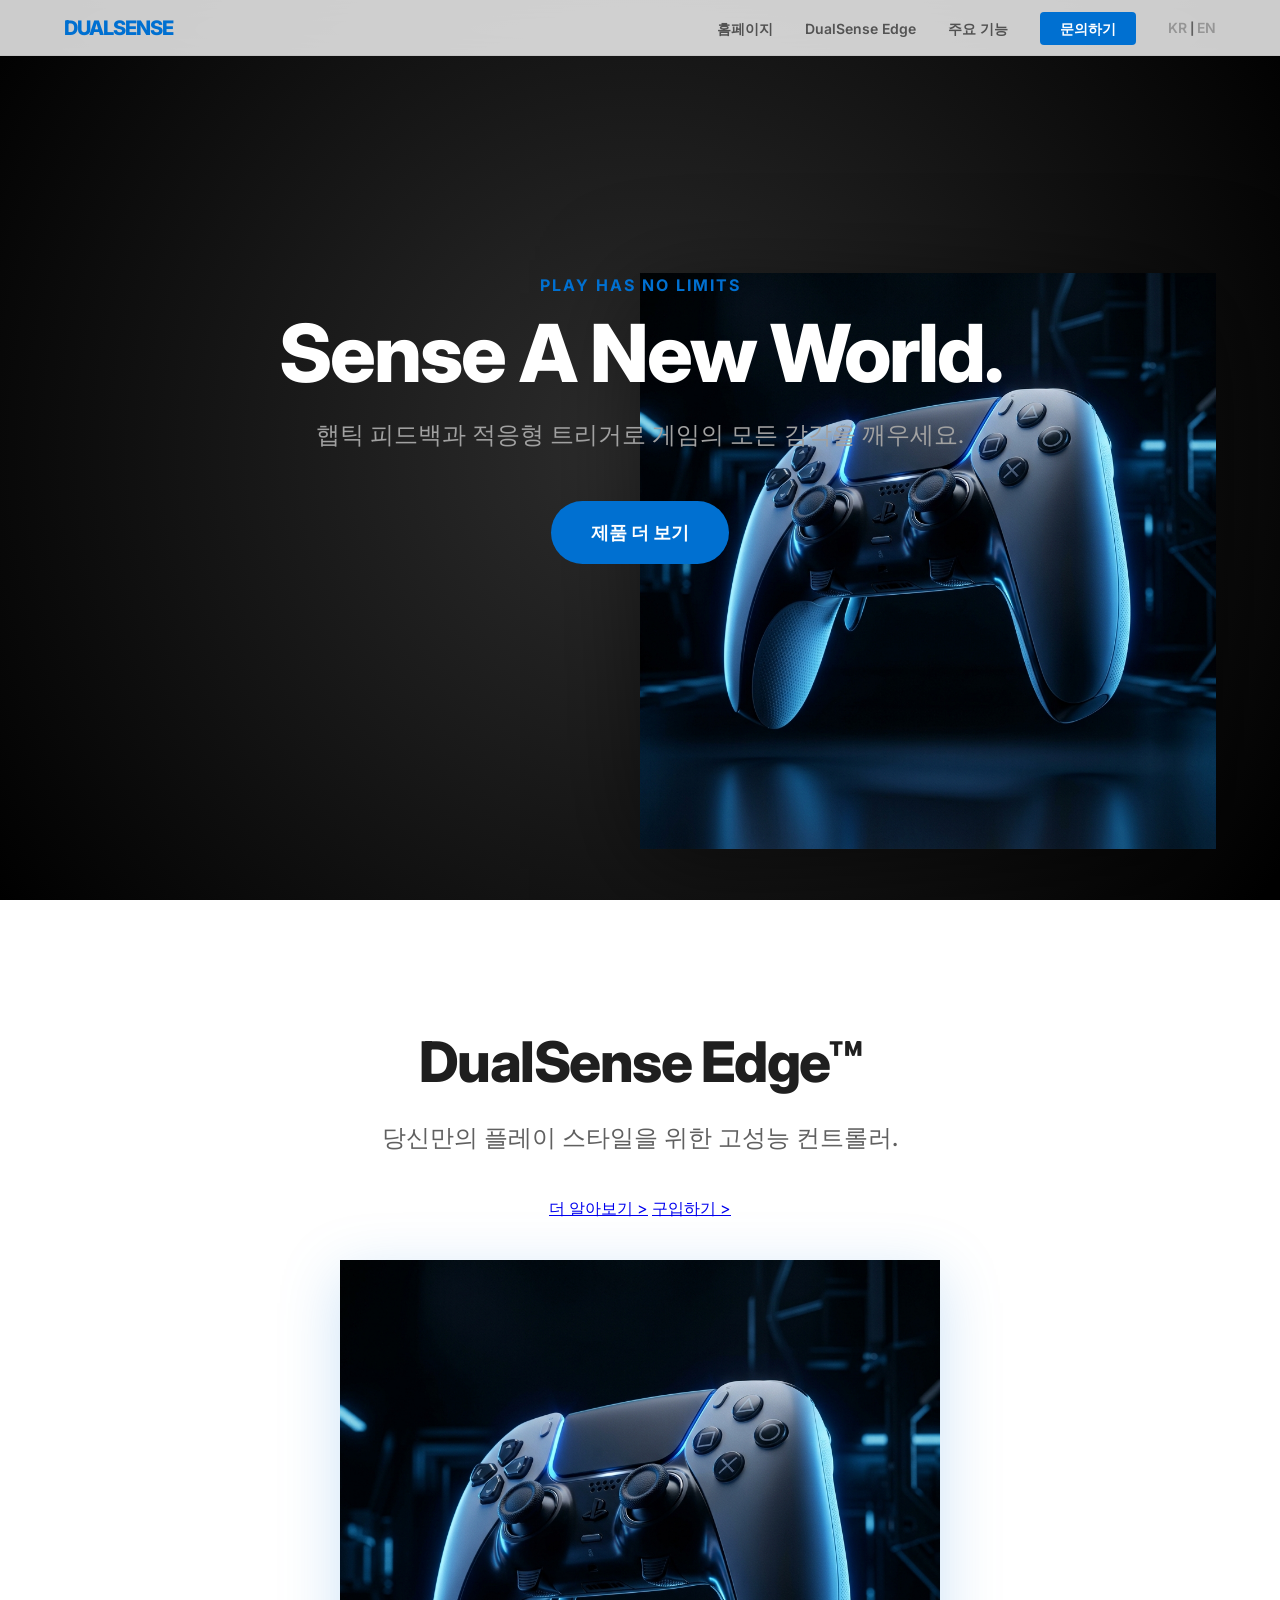
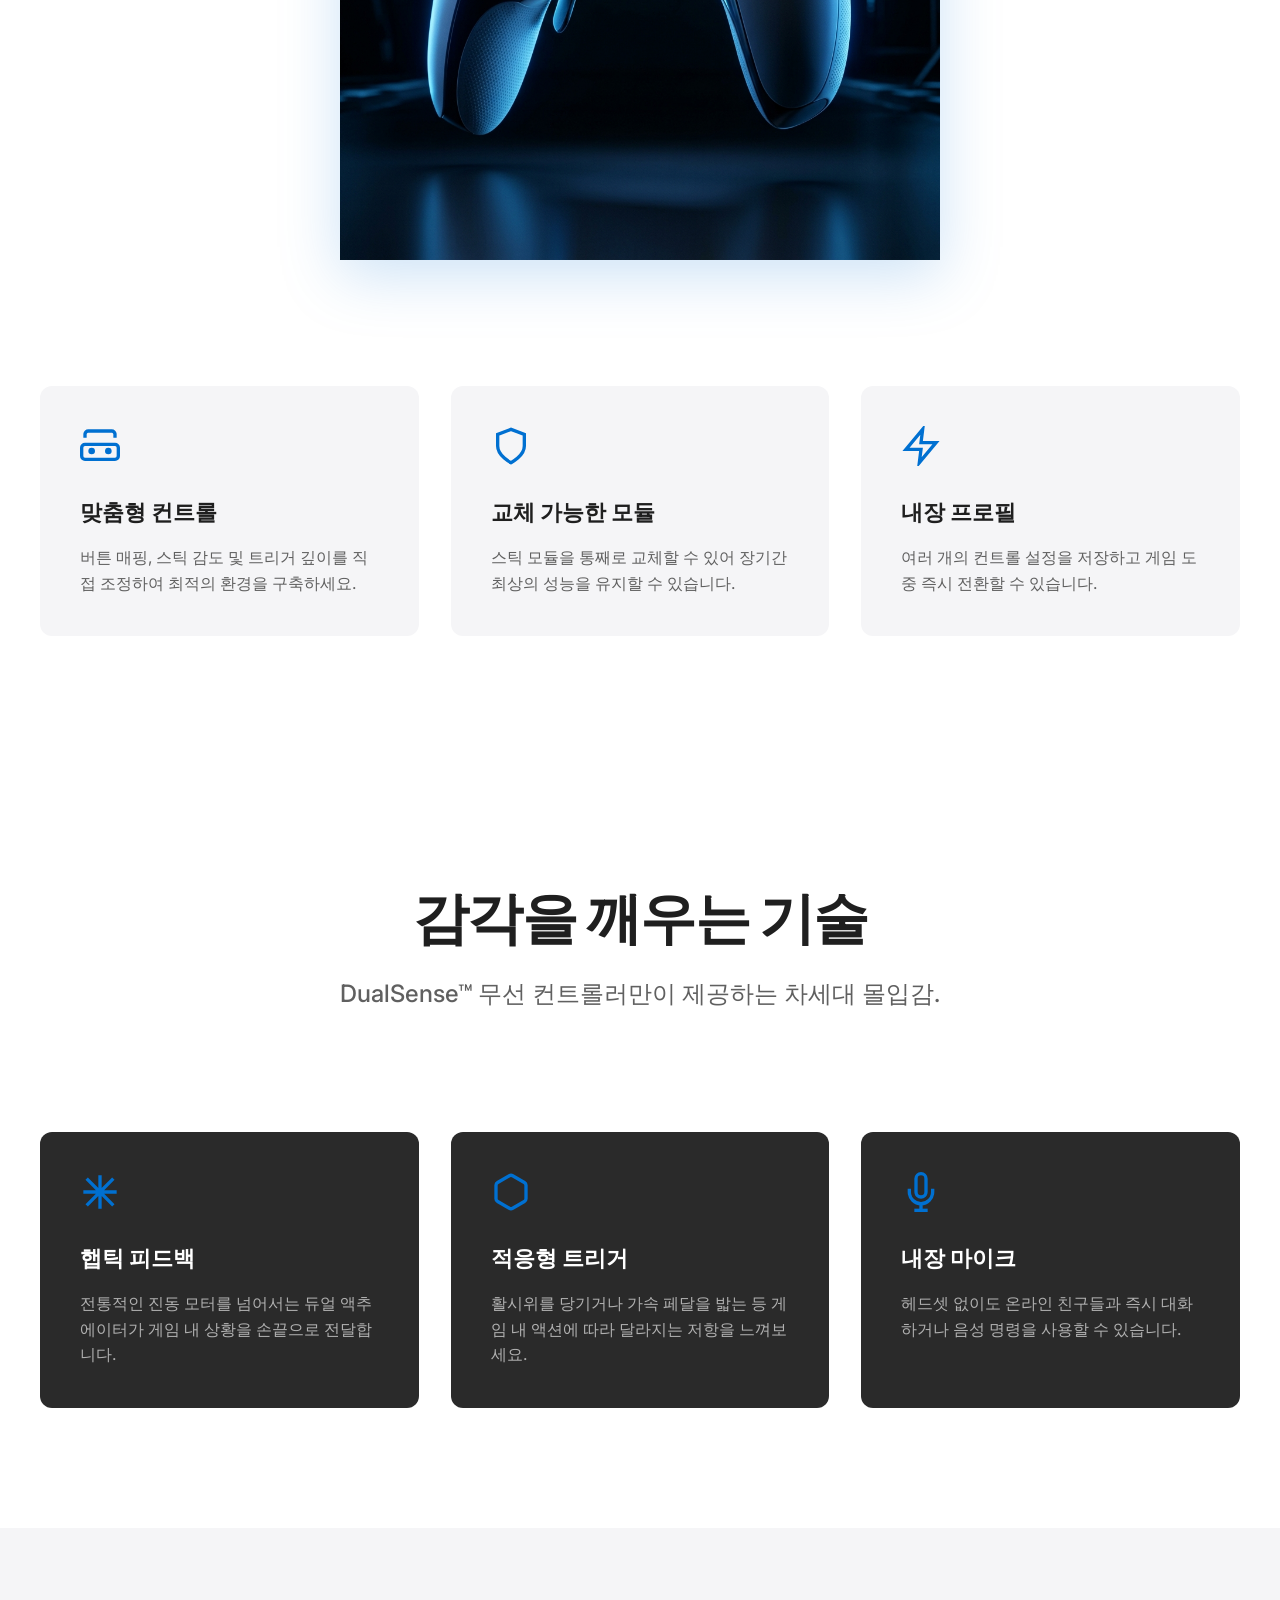
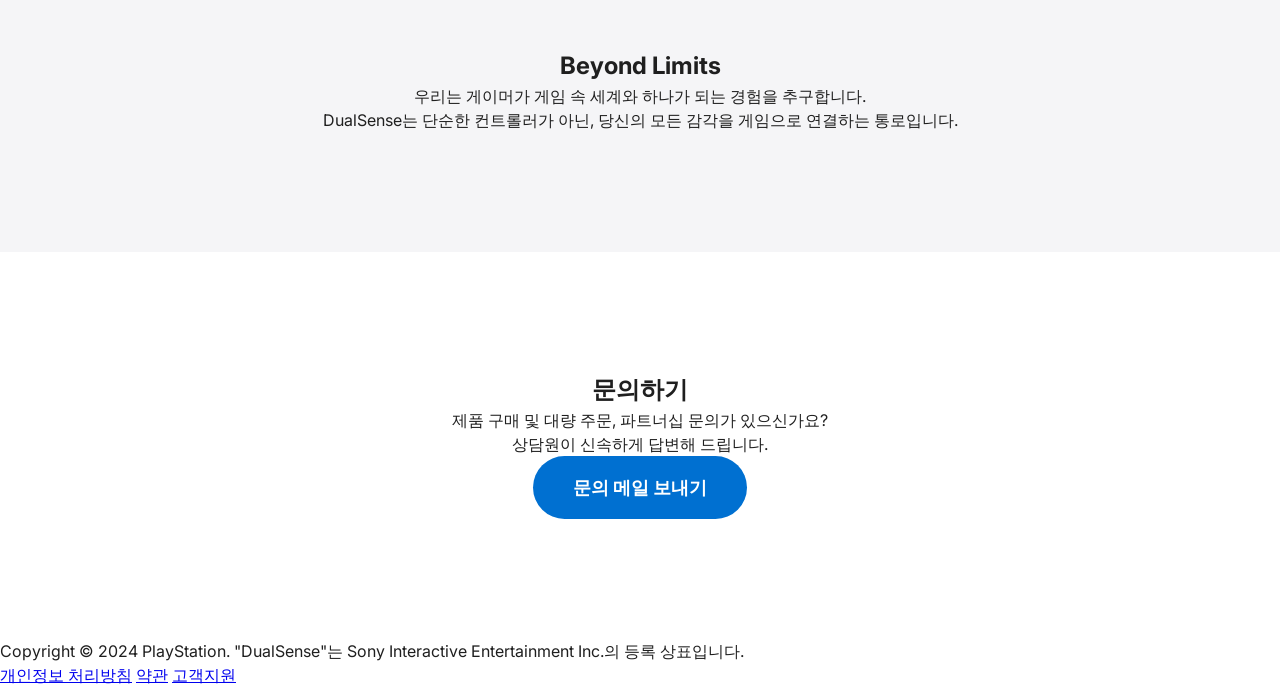
<file: index.html>
<!DOCTYPE html>
<html lang="ko">
<head>
    <meta charset="UTF-8">
    <meta name="viewport" content="width=device-width, initial-scale=1.0">
    <title>DualSense - 몰입감을 완성하는 무선 컨트롤러</title>
    <meta name="description" content="햅틱 피드백, 적응형 트리거로 더 깊은 게임 몰입감을 경험하세요. DualSense 무선 컨트롤러.">
    <link rel="stylesheet" href="styles.css">
    <link rel="preconnect" href="https://fonts.googleapis.com">
    <link rel="preconnect" href="https://fonts.gstatic.com" crossorigin>
    <link href="https://fonts.googleapis.com/css2?family=Inter:wght@400;600;700;800&display=swap" rel="stylesheet">
</head>
<body>
    <nav id="navbar">
        <div class="nav-content">
            <a href="index.html" class="logo">DUALSENSE</a>
            <ul class="nav-links">
                <li><a href="#home">홈페이지</a></li>
                <li><a href="#edge">DualSense Edge</a></li>
                <li><a href="#features">주요 기능</a></li>
                <li><a href="#buy" class="buy-btn">문의하기</a></li>
                <li class="lang-switch"><a href="index.html">KR</a> | <a href="index_en.html">EN</a></li>
            </ul>
        </div>
    </nav>

    <main>
        <!-- Hero Banner -->
        <section class="hero-banner" id="home">
            <div class="banner-content reveal">
                <span class="banner-new">Play Has No Limits</span>
                <h1>Sense A New World.</h1>
                <p>햅틱 피드백과 적응형 트리거로 게임의 모든 감각을 깨우세요.</p>
                <div class="banner-links">
                    <a href="#edge" class="cta-primary">제품 더 보기</a>
                </div>
            </div>
            <div class="banner-image-container">
                <img src="assets/dualsense_hero.png" alt="DualSense Controller" class="banner-image floating">
            </div>
        </section>

        <!-- Product: DualSense Edge -->
        <section class="product-section" id="edge">
            <div class="hero-content reveal">
                <h1>DualSense Edge™</h1>
                <h2>당신만의 플레이 스타일을 위한 고성능 컨트롤러.</h2>
                <div class="hero-links">
                    <a href="#" class="link">더 알아보기 ></a>
                    <a href="#" class="link">구입하기 ></a>
                </div>
            </div>
            <div class="product-image-container reveal">
                <img src="assets/dualsense_hero.png" alt="DualSense Edge" class="product-image">
            </div>
            
            <div class="features-grid reveal">
                <div class="feature-card">
                    <svg class="feature-icon" viewBox="0 0 24 24" fill="none" stroke="currentColor" stroke-width="2"><path d="M21 7V5a2 2 0 0 0-2-2H5a2 2 0 0 0-2 2v2"/><path d="M3 11a2 2 0 0 0-2 2v5a2 2 0 0 0 2 2h18a2 2 0 0 0 2-2v-5a2 2 0 0 0-2-2H3z"/><circle cx="7" cy="15" r="1"/><circle cx="17" cy="15" r="1"/></svg>
                    <h4>맞춤형 컨트롤</h4>
                    <p>버튼 매핑, 스틱 감도 및 트리거 깊이를 직접 조정하여 최적의 환경을 구축하세요.</p>
                </div>
                <div class="feature-card">
                    <svg class="feature-icon" viewBox="0 0 24 24" fill="none" stroke="currentColor" stroke-width="2"><path d="M12 22s8-4 8-10V5l-8-3-8 3v7c0 6 8 10 8 10z"/></svg>
                    <h4>교체 가능한 모듈</h4>
                    <p>스틱 모듈을 통째로 교체할 수 있어 장기간 최상의 성능을 유지할 수 있습니다.</p>
                </div>
                <div class="feature-card">
                    <svg class="feature-icon" viewBox="0 0 24 24" fill="none" stroke="currentColor" stroke-width="2"><path d="M13 2L3 14h9l-1 8 10-12h-9l1-8z"/></svg>
                    <h4>내장 프로필</h4>
                    <p>여러 개의 컨트롤 설정을 저장하고 게임 도중 즉시 전환할 수 있습니다.</p>
                </div>
            </div>
        </section>

        <!-- Product: Core Features -->
        <section class="product-section dark" id="features">
            <div class="section-content reveal">
                <h1>감각을 깨우는 기술</h1>
                <h2>DualSense™ 무선 컨트롤러만이 제공하는 차세대 몰입감.</h2>
            </div>

            <div class="features-grid reveal">
                <div class="feature-card dark">
                    <svg class="feature-icon" viewBox="0 0 24 24" fill="none" stroke="currentColor" stroke-width="2"><path d="M12 2v20M2 12h20M12 12l8 8M12 12l-8-8M12 12l8-8M12 12l-8 8"/></svg>
                    <h4>햅틱 피드백</h4>
                    <p>전통적인 진동 모터를 넘어서는 듀얼 액추에이터가 게임 내 상황을 손끝으로 전달합니다.</p>
                </div>
                <div class="feature-card dark">
                    <svg class="feature-icon" viewBox="0 0 24 24" fill="none" stroke="currentColor" stroke-width="2"><path d="M21 16V8a2 2 0 0 0-1-1.73l-7-4a2 2 0 0 0-2 0l-7 4A2 2 0 0 0 3 8v8a2 2 0 0 0 1 1.73l7 4a2 2 0 0 0 2 0l7-4A2 2 0 0 0 21 16z"/></svg>
                    <h4>적응형 트리거</h4>
                    <p>활시위를 당기거나 가속 페달을 밟는 등 게임 내 액션에 따라 달라지는 저항을 느껴보세요.</p>
                </div>
                <div class="feature-card dark">
                    <svg class="feature-icon" viewBox="0 0 24 24" fill="none" stroke="currentColor" stroke-width="2"><path d="M12 1a3 3 0 0 0-3 3v8a3 3 0 0 0 6 0V4a3 3 0 0 0-3-3z"/><path d="M19 10v2a7 7 0 0 1-14 0v-2"/><line x1="12" y1="19" x2="12" y2="23"/><line x1="8" y1="23" x2="16" y2="23"/></svg>
                    <h4>내장 마이크</h4>
                    <p>헤드셋 없이도 온라인 친구들과 즉시 대화하거나 음성 명령을 사용할 수 있습니다.</p>
                </div>
            </div>
        </section>

        <!-- Story Section -->
        <section class="story-section">
            <div class="section-content reveal">
                <h1>Beyond Limits</h1>
                <p>우리는 게이머가 게임 속 세계와 하나가 되는 경험을 추구합니다. <br>DualSense는 단순한 컨트롤러가 아닌, 당신의 모든 감각을 게임으로 연결하는 통로입니다.</p>
            </div>
        </section>

        <!-- Contact Section -->
        <section class="contact-section" id="buy">
            <div class="section-content reveal">
                <h1>문의하기</h1>
                <p>제품 구매 및 대량 주문, 파트너십 문의가 있으신가요? <br>상담원이 신속하게 답변해 드립니다.</p>
                <a href="mailto:support@dualsense-demo.com" class="cta-primary">문의 메일 보내기</a>
            </div>
        </section>
    </main>

    <footer>
        <div class="footer-content">
            <p>Copyright © 2024 PlayStation. "DualSense"는 Sony Interactive Entertainment Inc.의 등록 상표입니다.</p>
            <div class="footer-links">
                <a href="#">개인정보 처리방침</a>
                <a href="#">약관</a>
                <a href="#">고객지원</a>
            </div>
        </div>
    </footer>

    <script src="script.js"></script>
</body>
</html>
</file>
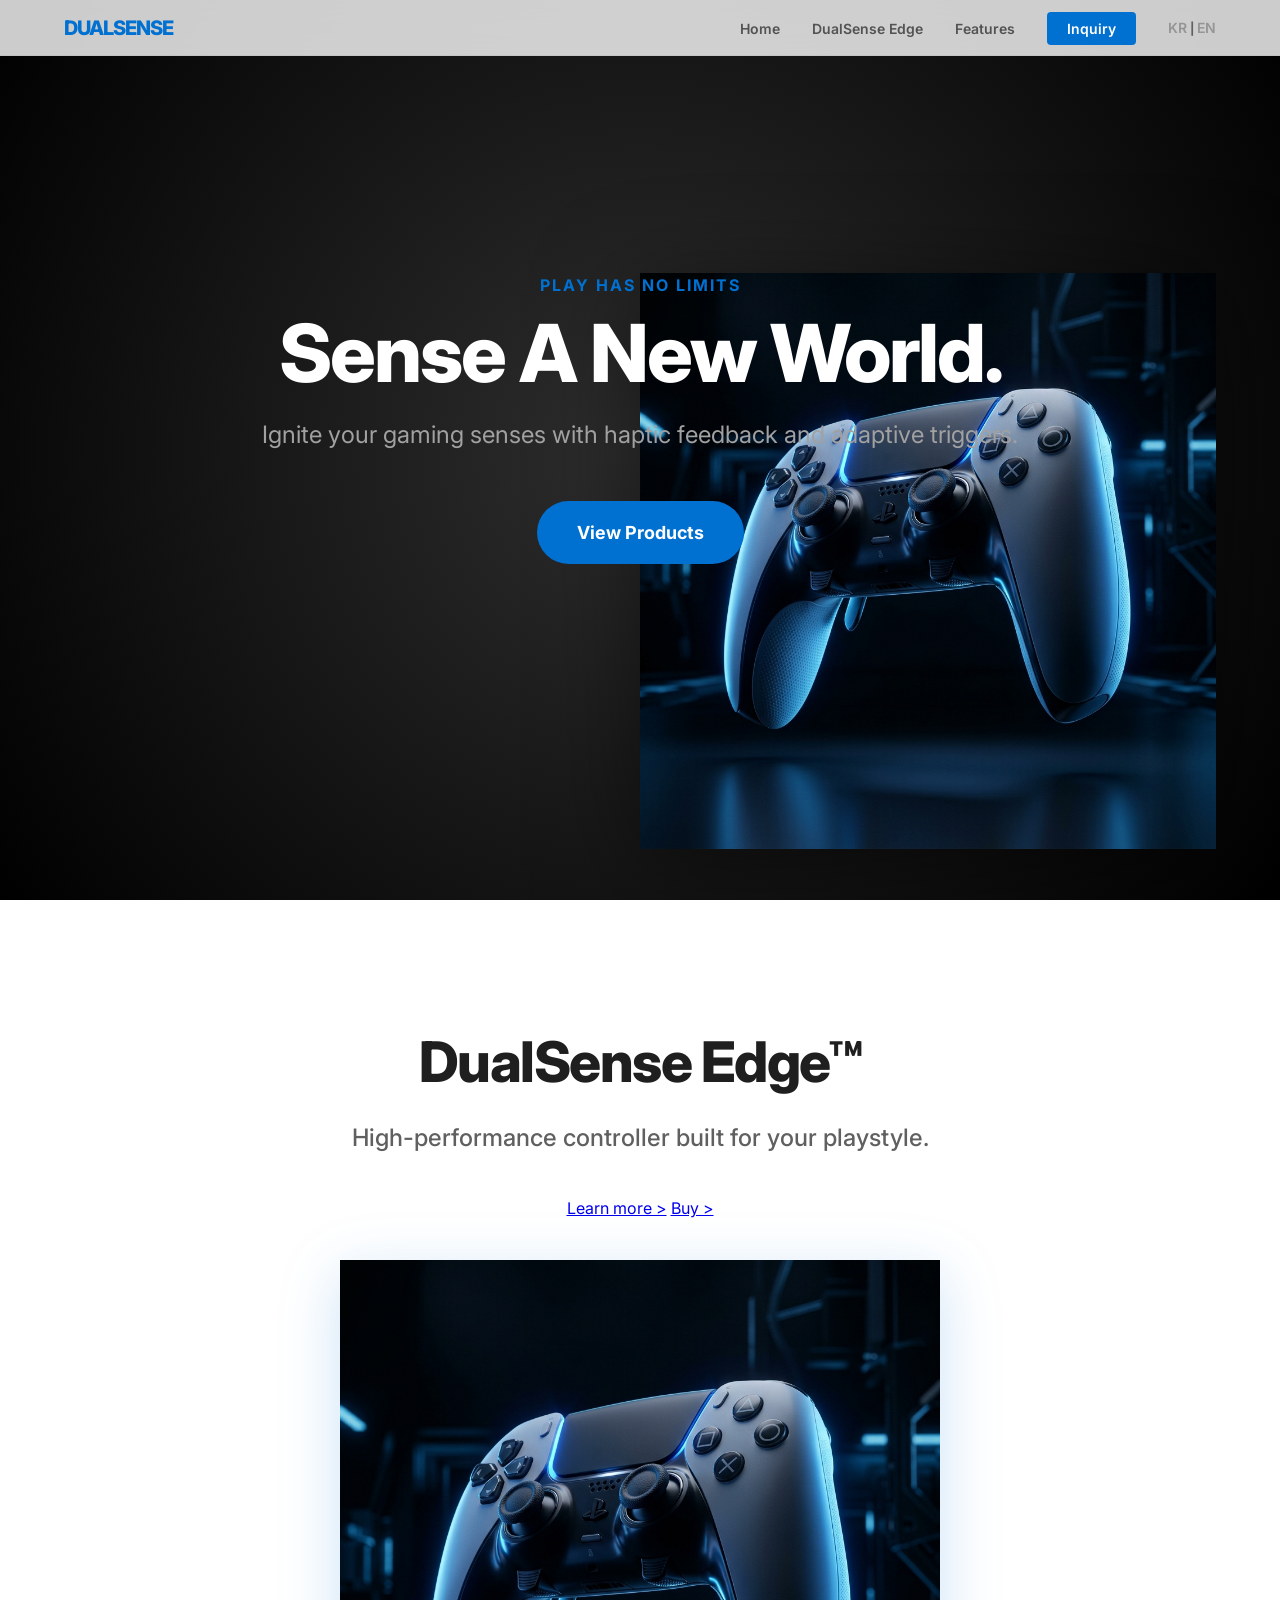
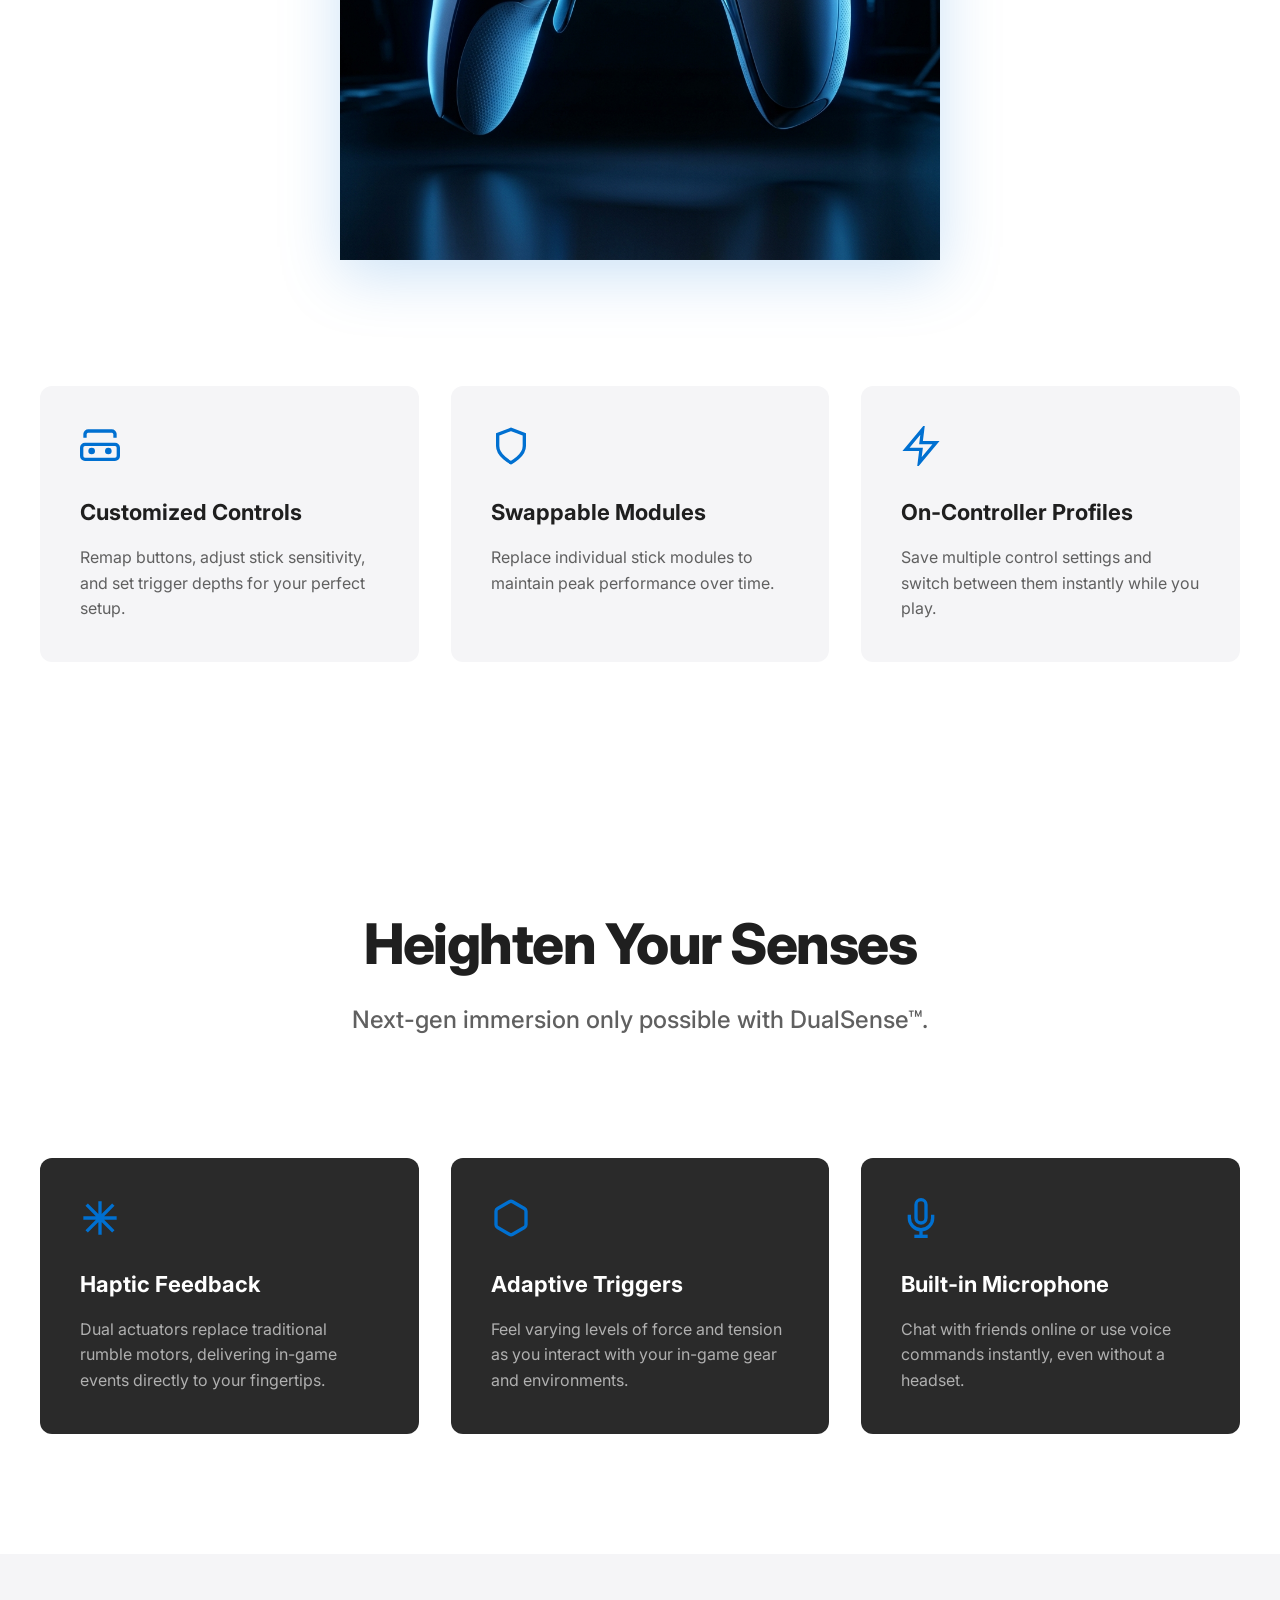
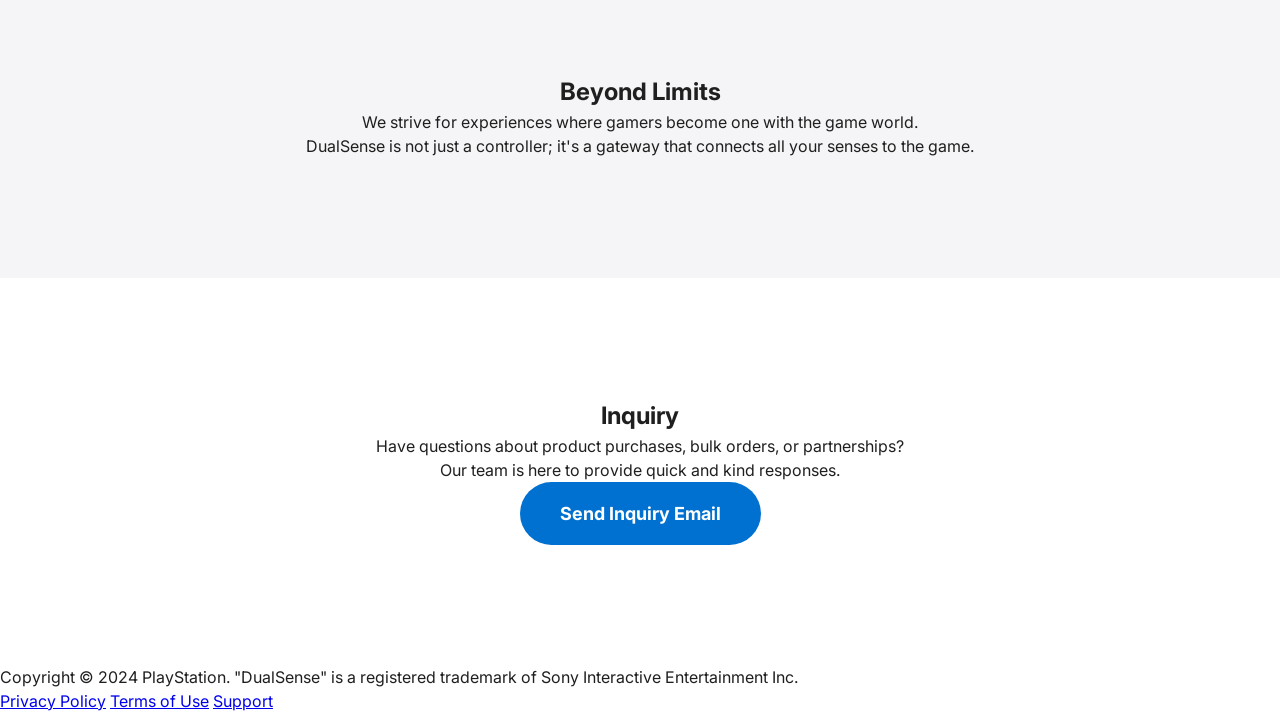
<file: index_en.html>
<!DOCTYPE html>
<html lang="en">
<head>
    <meta charset="UTF-8">
    <meta name="viewport" content="width=device-width, initial-scale=1.0">
    <title>DualSense - The Wireless Controller That Redefines Immersion</title>
    <meta name="description" content="Discover a deeper gaming experience with haptic feedback and adaptive triggers. DualSense Wireless Controller.">
    <link rel="stylesheet" href="styles.css">
    <link rel="preconnect" href="https://fonts.googleapis.com">
    <link rel="preconnect" href="https://fonts.gstatic.com" crossorigin>
    <link href="https://fonts.googleapis.com/css2?family=Inter:wght@400;600;700;800&display=swap" rel="stylesheet">
</head>
<body>
    <nav id="navbar">
        <div class="nav-content">
            <a href="index_en.html" class="logo">DUALSENSE</a>
            <ul class="nav-links">
                <li><a href="#home">Home</a></li>
                <li><a href="#edge">DualSense Edge</a></li>
                <li><a href="#features">Features</a></li>
                <li><a href="#buy" class="buy-btn">Inquiry</a></li>
                <li class="lang-switch"><a href="index.html">KR</a> | <a href="index_en.html">EN</a></li>
            </ul>
        </div>
    </nav>

    <main>
        <!-- Hero Banner -->
        <section class="hero-banner" id="home">
            <div class="banner-content reveal">
                <span class="banner-new">Play Has No Limits</span>
                <h1>Sense A New World.</h1>
                <p>Ignite your gaming senses with haptic feedback and adaptive triggers.</p>
                <div class="banner-links">
                    <a href="#edge" class="cta-primary">View Products</a>
                </div>
            </div>
            <div class="banner-image-container">
                <img src="assets/dualsense_hero.png" alt="DualSense Controller" class="banner-image floating">
            </div>
        </section>

        <!-- Product: DualSense Edge -->
        <section class="product-section" id="edge">
            <div class="hero-content reveal">
                <h1>DualSense Edge™</h1>
                <h2>High-performance controller built for your playstyle.</h2>
                <div class="hero-links">
                    <a href="#" class="link">Learn more ></a>
                    <a href="#" class="link">Buy ></a>
                </div>
            </div>
            <div class="product-image-container reveal">
                <img src="assets/dualsense_hero.png" alt="DualSense Edge" class="product-image">
            </div>
            
            <div class="features-grid reveal">
                <div class="feature-card">
                    <svg class="feature-icon" viewBox="0 0 24 24" fill="none" stroke="currentColor" stroke-width="2"><path d="M21 7V5a2 2 0 0 0-2-2H5a2 2 0 0 0-2 2v2"/><path d="M3 11a2 2 0 0 0-2 2v5a2 2 0 0 0 2 2h18a2 2 0 0 0 2-2v-5a2 2 0 0 0-2-2H3z"/><circle cx="7" cy="15" r="1"/><circle cx="17" cy="15" r="1"/></svg>
                    <h4>Customized Controls</h4>
                    <p>Remap buttons, adjust stick sensitivity, and set trigger depths for your perfect setup.</p>
                </div>
                <div class="feature-card">
                    <svg class="feature-icon" viewBox="0 0 24 24" fill="none" stroke="currentColor" stroke-width="2"><path d="M12 22s8-4 8-10V5l-8-3-8 3v7c0 6 8 10 8 10z"/></svg>
                    <h4>Swappable Modules</h4>
                    <p>Replace individual stick modules to maintain peak performance over time.</p>
                </div>
                <div class="feature-card">
                    <svg class="feature-icon" viewBox="0 0 24 24" fill="none" stroke="currentColor" stroke-width="2"><path d="M13 2L3 14h9l-1 8 10-12h-9l1-8z"/></svg>
                    <h4>On-Controller Profiles</h4>
                    <p>Save multiple control settings and switch between them instantly while you play.</p>
                </div>
            </div>
        </section>

        <!-- Product: Core Features -->
        <section class="product-section dark" id="features">
            <div class="section-content reveal">
                <h1>Heighten Your Senses</h1>
                <h2>Next-gen immersion only possible with DualSense™.</h2>
            </div>

            <div class="features-grid reveal">
                <div class="feature-card dark">
                    <svg class="feature-icon" viewBox="0 0 24 24" fill="none" stroke="currentColor" stroke-width="2"><path d="M12 2v20M2 12h20M12 12l8 8M12 12l-8-8M12 12l8-8M12 12l-8 8"/></svg>
                    <h4>Haptic Feedback</h4>
                    <p>Dual actuators replace traditional rumble motors, delivering in-game events directly to your fingertips.</p>
                </div>
                <div class="feature-card dark">
                    <svg class="feature-icon" viewBox="0 0 24 24" fill="none" stroke="currentColor" stroke-width="2"><path d="M21 16V8a2 2 0 0 0-1-1.73l-7-4a2 2 0 0 0-2 0l-7 4A2 2 0 0 0 3 8v8a2 2 0 0 0 1 1.73l7 4a2 2 0 0 0 2 0l7-4A2 2 0 0 0 21 16z"/></svg>
                    <h4>Adaptive Triggers</h4>
                    <p>Feel varying levels of force and tension as you interact with your in-game gear and environments.</p>
                </div>
                <div class="feature-card dark">
                    <svg class="feature-icon" viewBox="0 0 24 24" fill="none" stroke="currentColor" stroke-width="2"><path d="M12 1a3 3 0 0 0-3 3v8a3 3 0 0 0 6 0V4a3 3 0 0 0-3-3z"/><path d="M19 10v2a7 7 0 0 1-14 0v-2"/><line x1="12" y1="19" x2="12" y2="23"/><line x1="8" y1="23" x2="16" y2="23"/></svg>
                    <h4>Built-in Microphone</h4>
                    <p>Chat with friends online or use voice commands instantly, even without a headset.</p>
                </div>
            </div>
        </section>

        <!-- Story Section -->
        <section class="story-section">
            <div class="section-content reveal">
                <h1>Beyond Limits</h1>
                <p>We strive for experiences where gamers become one with the game world. <br>DualSense is not just a controller; it's a gateway that connects all your senses to the game.</p>
            </div>
        </section>

        <!-- Contact Section -->
        <section class="contact-section" id="buy">
            <div class="section-content reveal">
                <h1>Inquiry</h1>
                <p>Have questions about product purchases, bulk orders, or partnerships? <br>Our team is here to provide quick and kind responses.</p>
                <a href="mailto:support@dualsense-demo.com" class="cta-primary">Send Inquiry Email</a>
            </div>
        </section>
    </main>

    <footer>
        <div class="footer-content">
            <p>Copyright © 2024 PlayStation. "DualSense" is a registered trademark of Sony Interactive Entertainment Inc.</p>
            <div class="footer-links">
                <a href="#">Privacy Policy</a>
                <a href="#">Terms of Use</a>
                <a href="#">Support</a>
            </div>
        </div>
    </footer>

    <script src="script.js"></script>
</body>
</html>
</file>
<file: styles.css>
:root {
    --bg-color: #ffffff;
    --text-color: #1f1f1f;
    --nav-bg: rgba(255, 255, 255, 0.85);
    --accent-color: #0070d1; /* PlayStation Blue */
    --secondary-text: #606060;
    --dark-bg: #1f1f1f;
    --dark-text: #f5f5f7;
    --ps-blue: #0070d1;
}

* {
    margin: 0;
    padding: 0;
    box-sizing: border-box;
    font-family: 'Inter', -apple-system, BlinkMacSystemFont, "Segoe UI", Roboto, sans-serif;
}

body {
    background-color: var(--bg-color);
    color: var(--text-color);
    line-height: 1.5;
    overflow-x: hidden;
    -webkit-font-smoothing: antialiased;
}

.banner-image-container {
    position: absolute;
    bottom: 5%;
    right: 5%;
    width: 45%;
    z-index: 5;
    filter: drop-shadow(0 20px 50px rgba(0, 0, 0, 0.5));
}

.banner-image {
    width: 100%;
    height: auto;
}

.banner-image.floating {
    animation: float 6s ease-in-out infinite;
}

@keyframes float {
    0% { transform: translateY(0px) rotate(-5deg); }
    50% { transform: translateY(-20px) rotate(-2deg); }
    100% { transform: translateY(0px) rotate(-5deg); }
}

/* Navbar */
#navbar {
    position: fixed;
    top: 0;
    width: 100%;
    height: 56px;
    background: var(--nav-bg);
    backdrop-filter: blur(25px);
    -webkit-backdrop-filter: blur(25px);
    z-index: 1000;
    border-bottom: 1px solid rgba(0, 0, 0, 0.05);
}

.nav-content {
    max-width: 1200px;
    margin: 0 auto;
    height: 100%;
    display: flex;
    justify-content: space-between;
    align-items: center;
    padding: 0 24px;
}

.logo {
    color: var(--ps-blue);
    display: flex;
    align-items: center;
    font-weight: 800;
    font-size: 20px;
    text-decoration: none;
    letter-spacing: -1px;
}

.nav-links {
    list-style: none;
    display: flex;
    gap: 32px;
    align-items: center;
}

.nav-links a {
    text-decoration: none;
    color: var(--text-color);
    font-size: 14px;
    font-weight: 600;
    opacity: 0.7;
    transition: all 0.3s ease;
}

.nav-links a:hover {
    opacity: 1;
    color: var(--ps-blue);
}

.buy-btn {
    background: var(--ps-blue);
    color: white !important;
    padding: 8px 20px;
    border-radius: 4px; /* PlayStation style is often more rectangular or slightly rounded */
    opacity: 1 !important;
}

/* Hero Banner */
.hero-banner {
    background: radial-gradient(circle at center, #2e2e2e 0%, #000000 100%);
    color: white;
    min-height: 100vh;
    padding-top: 56px;
    position: relative;
    overflow: hidden;
    display: flex;
    flex-direction: column;
    justify-content: center;
    text-align: center;
}

.banner-content {
    z-index: 10;
    max-width: 900px;
    margin: 0 auto;
}

.banner-new {
    color: var(--ps-blue);
    font-size: 16px;
    font-weight: 700;
    margin-bottom: 16px;
    display: block;
    text-transform: uppercase;
    letter-spacing: 2px;
}

.hero-banner h1 {
    font-size: 80px;
    font-weight: 800;
    line-height: 1;
    margin-bottom: 24px;
    letter-spacing: -2px;
}

.hero-banner p {
    font-size: 24px;
    color: #a1a1a1;
    margin-bottom: 48px;
    font-weight: 400;
}

.cta-primary {
    background: var(--ps-blue);
    color: white;
    padding: 18px 40px;
    border-radius: 50px;
    text-decoration: none;
    font-weight: 700;
    font-size: 18px;
    transition: all 0.3s cubic-bezier(0.4, 0, 0.2, 1);
    display: inline-block;
}

.cta-primary:hover {
    transform: scale(1.05);
    background: #0084f5;
    box-shadow: 0 10px 30px rgba(0, 112, 209, 0.4);
}

.cta-primary.dark {
    background: #ffffff;
    color: #000;
}

/* Product Section */
section {
    padding: 120px 24px;
    display: flex;
    flex-direction: column;
    align-items: center;
    text-align: center;
}

.product-section h1 {
    font-size: 56px;
    font-weight: 800;
    margin-bottom: 16px;
    letter-spacing: -1.5px;
}

.product-section h2 {
    font-size: 24px;
    font-weight: 500;
    color: var(--secondary-text);
    margin-bottom: 40px;
}

/* Feature Cards */
.features-grid {
    display: grid;
    grid-template-columns: repeat(3, 1fr);
    gap: 32px;
    max-width: 1200px;
    width: 100%;
    margin-top: 80px;
}

.feature-card {
    padding: 40px;
    text-align: left;
    background: #f5f5f7;
    border-radius: 12px;
    transition: all 0.3s ease;
}

.feature-card:hover {
    background: #e5e5e7;
    transform: translateY(-8px);
}

.feature-card.dark {
    background: #2a2a2a;
    color: white;
}

.product-image-container {
    width: 100%;
    max-width: 600px;
    margin: 40px 0;
    filter: drop-shadow(0 15px 30px rgba(0, 112, 209, 0.2));
}

.product-image {
    width: 100%;
    height: auto;
}

.feature-icon {
    width: 40px;
    height: 40px;
    margin-bottom: 24px;
    color: var(--ps-blue);
}

.feature-card h4 {
    font-size: 22px;
    font-weight: 700;
    margin-bottom: 16px;
}

.feature-card p {
    font-size: 16px;
    color: var(--secondary-text);
    line-height: 1.6;
}

.feature-card.dark p {
    color: #b0b0b0;
}

/* Grid for smaller features */
.feature-grid {
    display: grid;
    grid-template-columns: 1fr 1fr;
    gap: 16px;
    width: 100%;
    max-width: 1400px;
    padding: 16px;
}

.feature-item {
    background: #f5f5f7;
    height: 600px;
    border-radius: 24px;
    padding: 60px;
    display: flex;
    flex-direction: column;
    justify-content: flex-start;
    text-align: center;
    overflow: hidden;
}

.feature-item h3 {
    font-size: 44px;
    font-weight: 800;
    margin-bottom: 12px;
}

.feature-item p {
    font-size: 20px;
    color: var(--secondary-text);
}

/* Story & Contact */
.story-section {
    background: #f5f5f7;
}

.contact-section {
    background: #ffffff;
}

/* Language Switch */
.lang-switch {
    font-size: 12px;
    font-weight: 700;
    color: var(--secondary-text);
}

.lang-switch a {
    text-decoration: none;
    color: inherit;
    opacity: 0.5;
}

.lang-switch a:hover {
    opacity: 1;
}

/* Animations */
.reveal {
    opacity: 0;
    transform: translateY(40px);
    transition: all 0.8s cubic-bezier(0.2, 0.8, 0.2, 1);
}

.reveal.active {
    opacity: 1;
    transform: translateY(0);
}

/* Responsive */
@media (max-width: 1024px) {
    .hero-banner h1 { font-size: 60px; }
    .features-grid { grid-template-columns: repeat(2, 1fr); }
}

@media (max-width: 768px) {
    .hero-banner h1 { font-size: 48px; }
    .hero-banner p { font-size: 20px; }
    .features-grid { grid-template-columns: 1fr; }
    .feature-grid { grid-template-columns: 1fr; }
    .feature-item { height: 500px; }
    .product-section h1 { font-size: 40px; }
    .nav-links li:not(:last-child) { display: none; }
}
</file>
